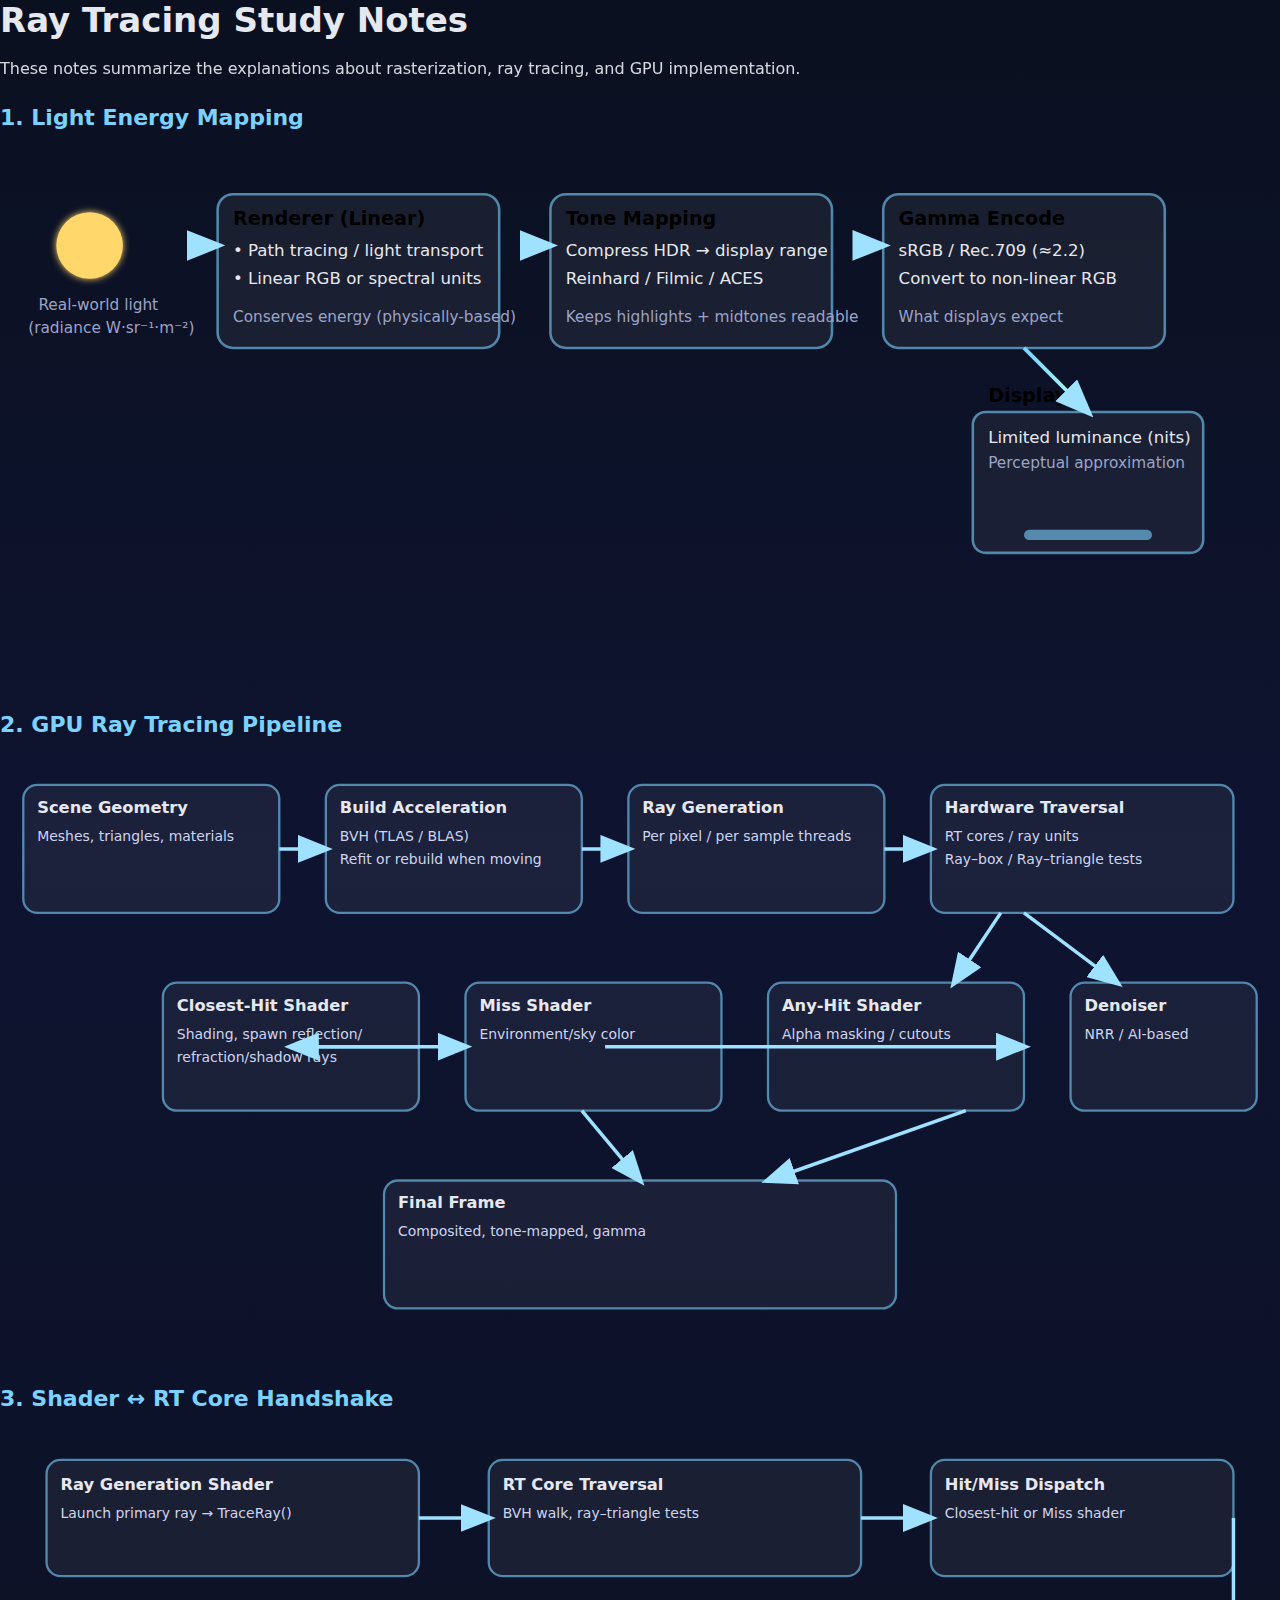
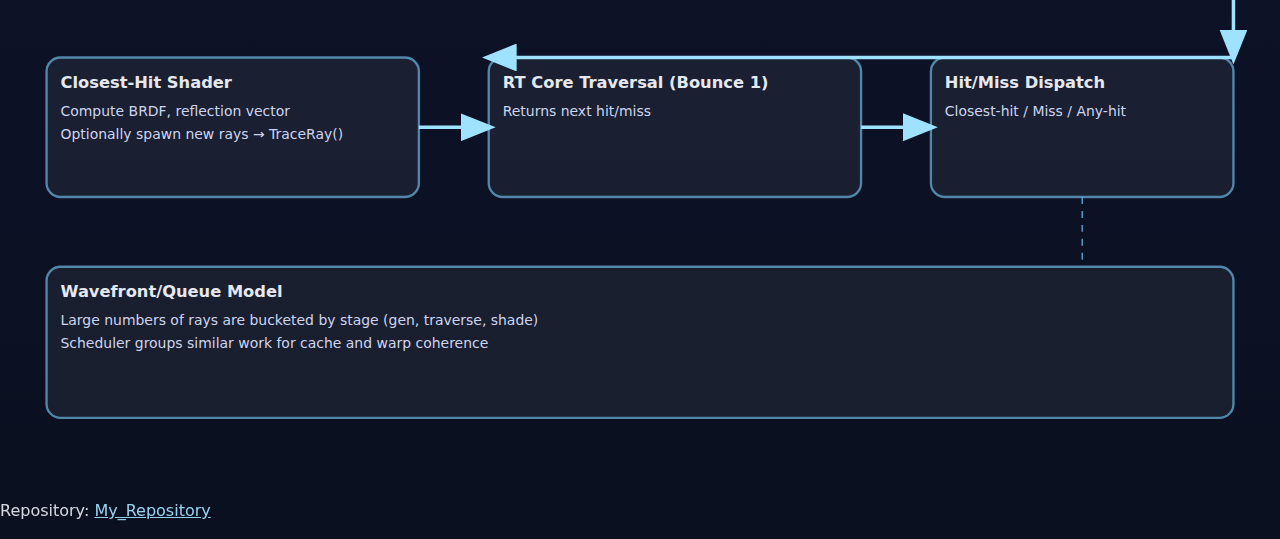
<file: index.html>
﻿<!DOCTYPE html>
<html lang="en">
<head>
    <meta charset="UTF-8">
    <title>Ray Tracing Notes</title>
    <link rel="stylesheet" href="styles.css">
</head>
<body>
    <h1>Ray Tracing Study Notes</h1>
    <p>These notes summarize the explanations about rasterization, ray tracing, and GPU implementation.</p>

    <h2>1. Light Energy Mapping</h2>
    <img src="diagrams/light-energy-mapping.svg" alt="Light Energy Mapping Diagram">

    <h2>2. GPU Ray Tracing Pipeline</h2>
    <img src="diagrams/rt-pipeline.svg" alt="Ray Tracing Pipeline Diagram">

    <h2>3. Shader ↔ RT Core Handshake</h2>
    <img src="diagrams/shader-rt-handshake.svg" alt="Shader and RT Core Diagram">

    <footer>
        <p>Repository: <a href="https://github.com/Franck13122/My_Repository">My_Repository</a></p>
    </footer>
</body>
</html>
</file>
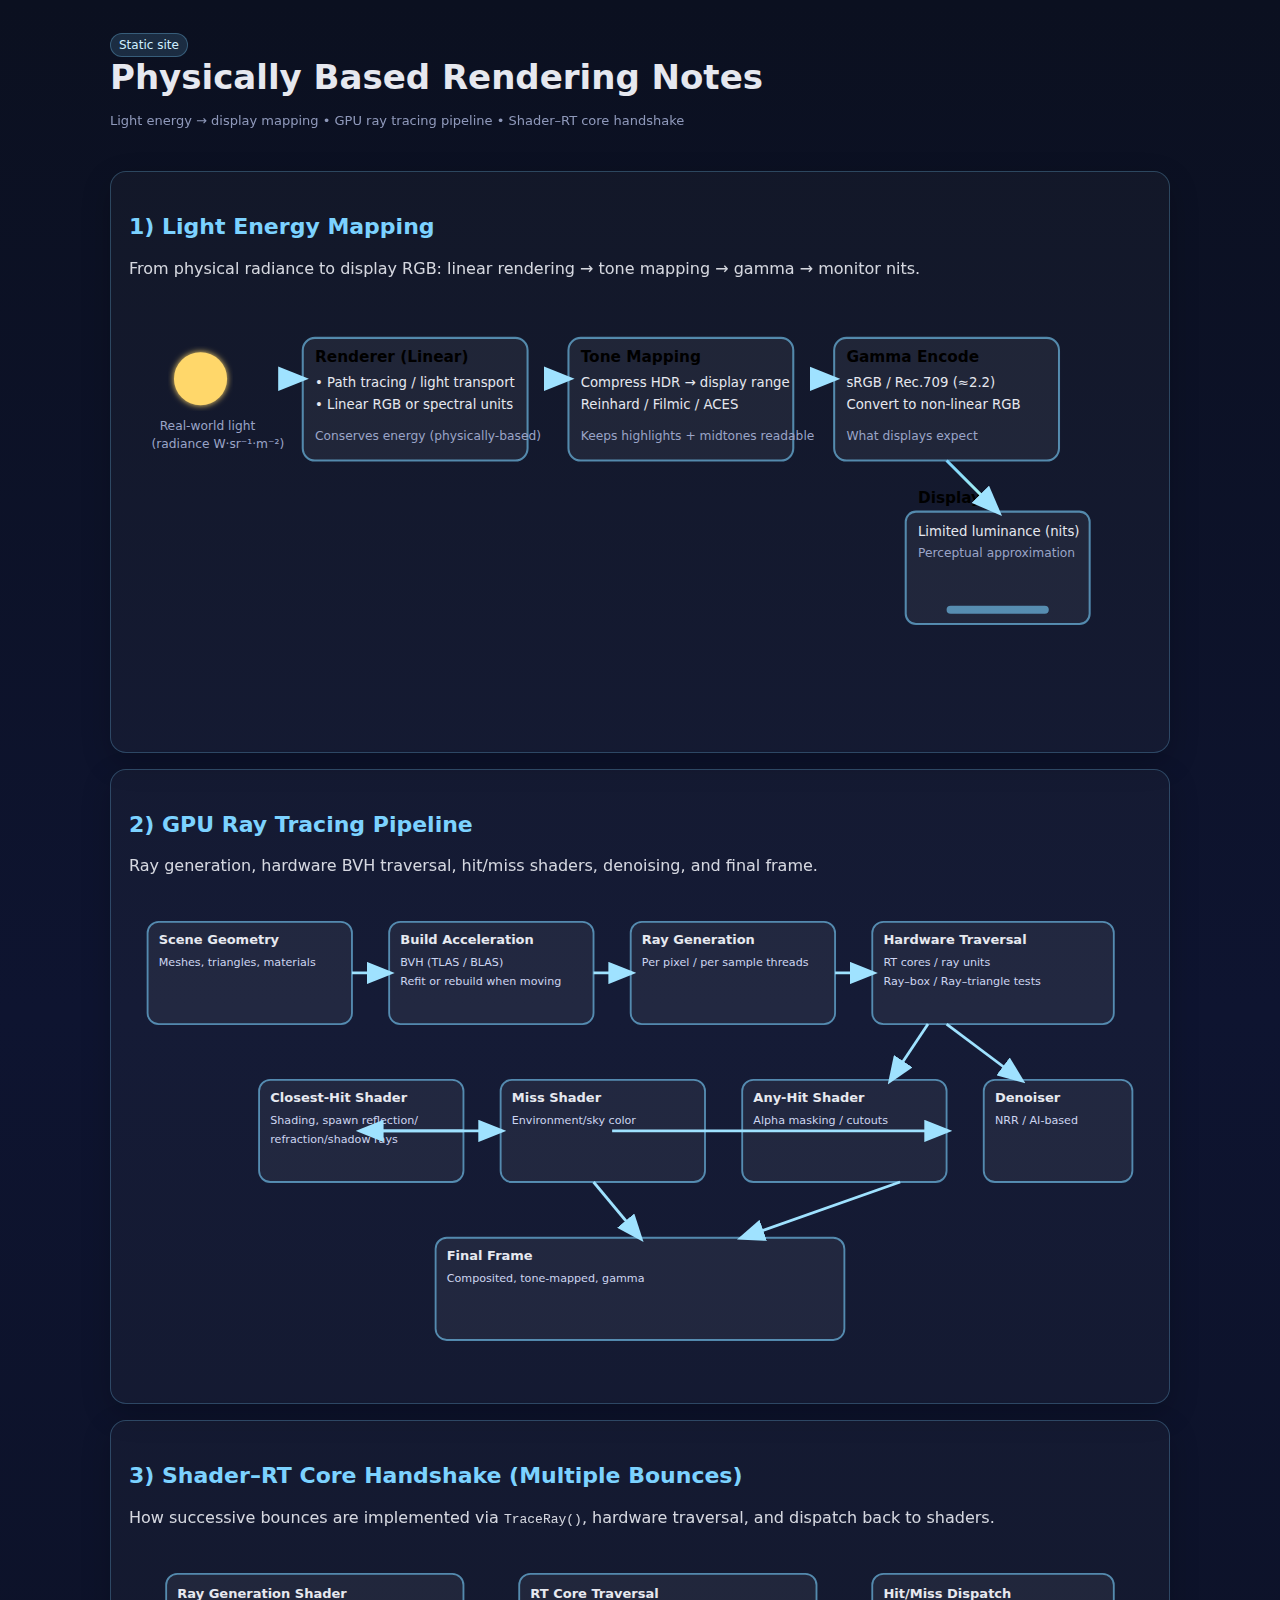
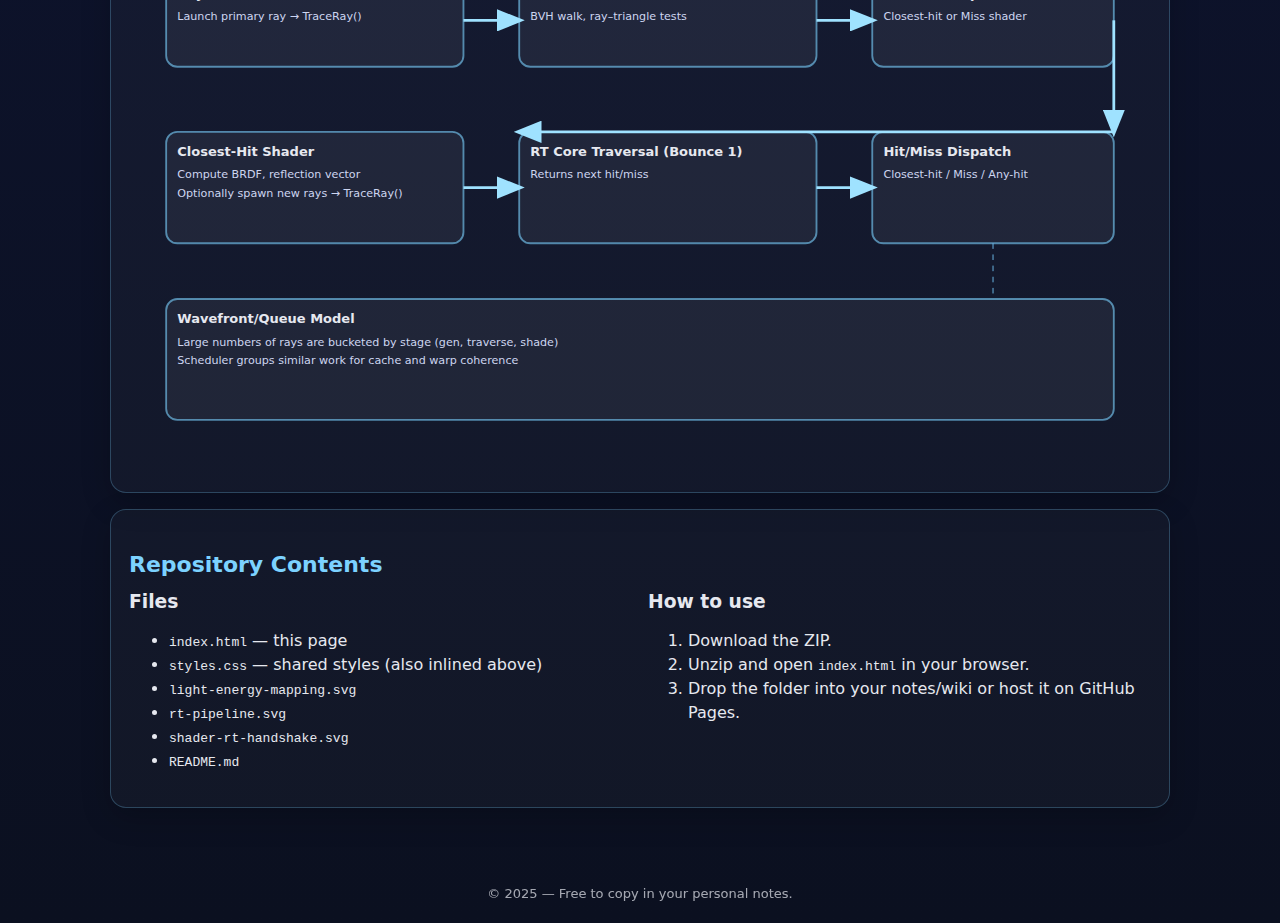
<file: diagrams/index.html>
<!doctype html>
<html lang="en">
<meta charset="utf-8">
<meta name="viewport" content="width=device-width, initial-scale=1">
<title>Physically Based Rendering Notes — Energy Mapping & GPU Ray Tracing</title>
<link rel="icon" href="data:,">
<style>
:root{--bg:#0b1020;--fg:#e6e8ef;--muted:#9aa4c7;--accent:#7cd2ff;}
*{box-sizing:border-box}
body{margin:0;font-family:ui-sans-serif,system-ui,-apple-system,Segoe UI,Roboto,Ubuntu;line-height:1.5;
     color:var(--fg);background:linear-gradient(180deg,#0b1020,#0e1430 40%,#0b1020);}
.header{padding:32px 20px 12px;max-width:1100px;margin:0 auto}
h1,h2,h3{line-height:1.2;margin:0 0 12px}
h1{font-size:34px}
h2{font-size:22px;color:var(--accent);margin-top:24px}
p{color:var(--fg);opacity:.92}
.container{max-width:1100px;margin:0 auto;padding:0 20px 40px}
.card{background:rgba(255,255,255,0.03);border:1px solid rgba(124,210,255,.25);
      border-radius:16px;padding:18px;margin:16px 0;box-shadow:0 10px 30px rgba(0,0,0,.2)}
.grid{display:grid;grid-template-columns:repeat(auto-fit,minmax(280px,1fr));gap:16px}
.code{font-family:ui-monospace,Consolas,monospace;background:rgba(255,255,255,0.06);padding:10px;border-radius:12px;overflow:auto}
.small{font-size:13px;color:var(--muted)}
a{color:#9fe2ff}
hr{border:0;border-top:1px solid rgba(124,210,255,.2);margin:24px 0}
.footer{opacity:.7;font-size:13px;padding:20px;text-align:center}
svg{max-width:100%;height:auto;display:block;margin:8px auto}
.badge{display:inline-block;background:rgba(124,210,255,.15);border:1px solid rgba(124,210,255,.3);color:#cfefff;padding:2px 8px;border-radius:999px;font-size:12px}
</style>
<body>
  <header class="header">
    <span class="badge">Static site</span>
    <h1>Physically Based Rendering Notes</h1>
    <p class="small">Light energy → display mapping • GPU ray tracing pipeline • Shader–RT core handshake</p>
  </header>
  <main class="container">
    <section class="card">
      <h2>1) Light Energy Mapping</h2>
      <p>From physical radiance to display RGB: linear rendering → tone mapping → gamma → monitor nits.</p>
      
<svg viewBox="0 0 1000 420" xmlns="http://www.w3.org/2000/svg" role="img" aria-label="Light energy mapping diagram">
  <defs>
    <filter id="glow"><feGaussianBlur stdDeviation="3" result="b"/><feMerge><feMergeNode in="b"/><feMergeNode in="SourceGraphic"/></feMerge></filter>
    <linearGradient id="grad" x1="0" x2="1">
      <stop offset="0%" stop-color="#7cd2ff"/><stop offset="100%" stop-color="#b7ffea"/>
    </linearGradient>
    <style><![CDATA[
      .box{fill:rgba(255,255,255,0.06);stroke:#7cd2ff;stroke-opacity:.6;stroke-width:2}
      .title{font: 700 15px ui-sans-serif,system-ui}
      .txt{font: 13px ui-sans-serif,system-ui; fill:#e6e8ef}
      .mut{fill:#9aa4c7;font: 12px ui-sans-serif,system-ui}
      .arrow{stroke:url(#grad);stroke-width:3;marker-end:url(#m) }
    ]]></style>
    <marker id="m" markerWidth="10" markerHeight="8" refX="8" refY="4" orient="auto">
      <path d="M0,0 L10,4 L0,8 Z" fill="#9fe2ff"/>
    </marker>
  </defs>

  <!-- Sun icon -->
  <circle cx="70" cy="80" r="26" fill="#ffd76b" filter="url(#glow)"/>
  <text x="30" y="130" class="mut">Real-world light</text>
  <text x="22" y="148" class="mut">(radiance W·sr⁻¹·m⁻²)</text>

  <!-- Boxes -->
  <g transform="translate(170,40)">
    <rect class="box" x="0" y="0" width="220" height="120" rx="12"/>
    <text class="title" x="12" y="24">Renderer (Linear)</text>
    <text class="txt" x="12" y="48">• Path tracing / light transport</text>
    <text class="txt" x="12" y="70">• Linear RGB or spectral units</text>
    <text class="mut" x="12" y="100">Conserves energy (physically-based)</text>
  </g>

  <g transform="translate(430,40)">
    <rect class="box" x="0" y="0" width="220" height="120" rx="12"/>
    <text class="title" x="12" y="24">Tone Mapping</text>
    <text class="txt" x="12" y="48">Compress HDR → display range</text>
    <text class="txt" x="12" y="70">Reinhard / Filmic / ACES</text>
    <text class="mut" x="12" y="100">Keeps highlights + midtones readable</text>
  </g>

  <g transform="translate(690,40)">
    <rect class="box" x="0" y="0" width="220" height="120" rx="12"/>
    <text class="title" x="12" y="24">Gamma Encode</text>
    <text class="txt" x="12" y="48">sRGB / Rec.709 (≈2.2)</text>
    <text class="txt" x="12" y="70">Convert to non-linear RGB</text>
    <text class="mut" x="12" y="100">What displays expect</text>
  </g>

  <!-- Monitor -->
  <g transform="translate(760,210)">
    <rect x="0" y="0" width="180" height="110" rx="10" fill="rgba(255,255,255,0.06)" stroke="#7cd2ff" stroke-opacity=".6" stroke-width="2"/>
    <rect x="40" y="92" width="100" height="8" rx="4" fill="#7cd2ff" opacity=".6"/>
    <text class="title" x="12" y="-8">Display</text>
    <text class="txt" x="12" y="24">Limited luminance (nits)</text>
    <text class="mut" x="12" y="44">Perceptual approximation</text>
  </g>

  <!-- Arrows -->
  <line x1="96" y1="80" x2="170" y2="80" class="arrow"/>
  <line x1="390" y1="80" x2="430" y2="80" class="arrow"/>
  <line x1="650" y1="80" x2="690" y2="80" class="arrow"/>
  <line x1="800" y1="160" x2="850" y2="210" class="arrow"/>
</svg>

    </section>

    <section class="card">
      <h2>2) GPU Ray Tracing Pipeline</h2>
      <p>Ray generation, hardware BVH traversal, hit/miss shaders, denoising, and final frame.</p>
      
<svg viewBox="0 0 1100 520" xmlns="http://www.w3.org/2000/svg" role="img" aria-label="GPU ray tracing pipeline">
  <defs>
    <marker id="arrow" markerWidth="10" markerHeight="8" refX="8" refY="4" orient="auto">
      <path d="M0,0 L10,4 L0,8 Z" fill="#9fe2ff"/>
    </marker>
    <style><![CDATA[
      .b{fill:rgba(255,255,255,0.06);stroke:#7cd2ff;stroke-opacity:.6;stroke-width:2}
      .t{font:700 14px ui-sans-serif,system-ui;fill:#e6e8ef}
      .s{font:12px ui-sans-serif,system-ui;fill:#cdd5f0}
      .a{stroke:#9fe2ff;stroke-width:3;marker-end:url(#arrow)}
    ]]></style>
  </defs>

  <g transform="translate(20,30)">
    <rect class="b" x="0" y="0" width="220" height="110" rx="12"/>
    <text class="t" x="12" y="24">Scene Geometry</text>
    <text class="s" x="12" y="48">Meshes, triangles, materials</text>
  </g>

  <g transform="translate(280,30)">
    <rect class="b" x="0" y="0" width="220" height="110" rx="12"/>
    <text class="t" x="12" y="24">Build Acceleration</text>
    <text class="s" x="12" y="48">BVH (TLAS / BLAS)</text>
    <text class="s" x="12" y="68">Refit or rebuild when moving</text>
  </g>

  <g transform="translate(540,30)">
    <rect class="b" x="0" y="0" width="220" height="110" rx="12"/>
    <text class="t" x="12" y="24">Ray Generation</text>
    <text class="s" x="12" y="48">Per pixel / per sample threads</text>
  </g>

  <g transform="translate(800,30)">
    <rect class="b" x="0" y="0" width="260" height="110" rx="12"/>
    <text class="t" x="12" y="24">Hardware Traversal</text>
    <text class="s" x="12" y="48">RT cores / ray units</text>
    <text class="s" x="12" y="68">Ray–box / Ray–triangle tests</text>
  </g>

  <g transform="translate(140,200)">
    <rect class="b" x="0" y="0" width="220" height="110" rx="12"/>
    <text class="t" x="12" y="24">Closest-Hit Shader</text>
    <text class="s" x="12" y="48">Shading, spawn reflection/</text>
    <text class="s" x="12" y="68">refraction/shadow rays</text>
  </g>

  <g transform="translate(400,200)">
    <rect class="b" x="0" y="0" width="220" height="110" rx="12"/>
    <text class="t" x="12" y="24">Miss Shader</text>
    <text class="s" x="12" y="48">Environment/sky color</text>
  </g>

  <g transform="translate(660,200)">
    <rect class="b" x="0" y="0" width="220" height="110" rx="12"/>
    <text class="t" x="12" y="24">Any-Hit Shader</text>
    <text class="s" x="12" y="48">Alpha masking / cutouts</text>
  </g>

  <g transform="translate(920,200)">
    <rect class="b" x="0" y="0" width="160" height="110" rx="12"/>
    <text class="t" x="12" y="24">Denoiser</text>
    <text class="s" x="12" y="48">NRR / AI-based</text>
  </g>

  <g transform="translate(330,370)">
    <rect class="b" x="0" y="0" width="440" height="110" rx="12"/>
    <text class="t" x="12" y="24">Final Frame</text>
    <text class="s" x="12" y="48">Composited, tone-mapped, gamma</text>
  </g>

  <!-- arrows -->
  <line class="a" x1="240" y1="85" x2="280" y2="85"/>
  <line class="a" x1="500" y1="85" x2="540" y2="85"/>
  <line class="a" x1="760" y1="85" x2="800" y2="85"/>
  <line class="a" x1="860" y1="140" x2="820" y2="200"/>
  <line class="a" x1="880" y1="140" x2="960" y2="200"/>

  <line class="a" x1="250" y1="255" x2="400" y2="255"/>
  <line class="a" x1="360" y1="255" x2="250" y2="255"/>
  <line class="a" x1="520" y1="255" x2="880" y2="255"/>
  <line class="a" x1="500" y1="310" x2="550" y2="370"/>
  <line class="a" x1="830" y1="310" x2="660" y2="370"/>
</svg>

    </section>

    <section class="card">
      <h2>3) Shader–RT Core Handshake (Multiple Bounces)</h2>
      <p>How successive bounces are implemented via <code>TraceRay()</code>, hardware traversal, and dispatch back to shaders.</p>
      
<svg viewBox="0 0 1100 560" xmlns="http://www.w3.org/2000/svg" role="img" aria-label="Shader and RT core handshake for multiple bounces">
  <defs>
    <marker id="arr" markerWidth="10" markerHeight="8" refX="8" refY="4" orient="auto">
      <path d="M0,0 L10,4 L0,8 Z" fill="#9fe2ff"/>
    </marker>
    <style><![CDATA[
      .b{fill:rgba(255,255,255,0.06);stroke:#7cd2ff;stroke-opacity:.6;stroke-width:2}
      .t{font:700 14px ui-sans-serif,system-ui;fill:#e6e8ef}
      .s{font:12px ui-sans-serif,system-ui;fill:#cdd5f0}
      .a{stroke:#9fe2ff;stroke-width:3;marker-end:url(#arr)}
      .thin{stroke:#6fbef0;stroke-dasharray:6 6}
    ]]></style>
  </defs>

  <g transform="translate(40,30)">
    <rect class="b" x="0" y="0" width="320" height="100" rx="12"/>
    <text class="t" x="12" y="26">Ray Generation Shader</text>
    <text class="s" x="12" y="50">Launch primary ray → TraceRay()</text>
  </g>

  <g transform="translate(420,30)">
    <rect class="b" x="0" y="0" width="320" height="100" rx="12"/>
    <text class="t" x="12" y="26">RT Core Traversal</text>
    <text class="s" x="12" y="50">BVH walk, ray–triangle tests</text>
  </g>

  <g transform="translate(800,30)">
    <rect class="b" x="0" y="0" width="260" height="100" rx="12"/>
    <text class="t" x="12" y="26">Hit/Miss Dispatch</text>
    <text class="s" x="12" y="50">Closest-hit or Miss shader</text>
  </g>

  <g transform="translate(40,200)">
    <rect class="b" x="0" y="0" width="320" height="120" rx="12"/>
    <text class="t" x="12" y="26">Closest-Hit Shader</text>
    <text class="s" x="12" y="50">Compute BRDF, reflection vector</text>
    <text class="s" x="12" y="70">Optionally spawn new rays → TraceRay()</text>
  </g>

  <g transform="translate(420,200)">
    <rect class="b" x="0" y="0" width="320" height="120" rx="12"/>
    <text class="t" x="12" y="26">RT Core Traversal (Bounce 1)</text>
    <text class="s" x="12" y="50">Returns next hit/miss</text>
  </g>

  <g transform="translate(800,200)">
    <rect class="b" x="0" y="0" width="260" height="120" rx="12"/>
    <text class="t" x="12" y="26">Hit/Miss Dispatch</text>
    <text class="s" x="12" y="50">Closest-hit / Miss / Any-hit</text>
  </g>

  <g transform="translate(40,380)">
    <rect class="b" x="0" y="0" width="1020" height="130" rx="12"/>
    <text class="t" x="12" y="26">Wavefront/Queue Model</text>
    <text class="s" x="12" y="50">Large numbers of rays are bucketed by stage (gen, traverse, shade)</text>
    <text class="s" x="12" y="70">Scheduler groups similar work for cache and warp coherence</text>
  </g>

  <!-- arrows -->
  <line class="a" x1="360" y1="80" x2="420" y2="80"/>
  <line class="a" x1="740" y1="80" x2="800" y2="80"/>
  <line class="a" x1="1060" y1="80" x2="1060" y2="200"/>
  <line class="a" x1="1060" y1="200" x2="420" y2="200"/>

  <line class="a" x1="360" y1="260" x2="420" y2="260"/>
  <line class="a" x1="740" y1="260" x2="800" y2="260"/>
  <line class="thin" x1="930" y1="320" x2="930" y2="380"/>
</svg>

    </section>

    <section class="card">
      <h2>Repository Contents</h2>
      <div class="grid">
        <div>
          <h3>Files</h3>
          <ul>
            <li><code>index.html</code> — this page</li>
            <li><code>styles.css</code> — shared styles (also inlined above)</li>
            <li><code>light-energy-mapping.svg</code></li>
            <li><code>rt-pipeline.svg</code></li>
            <li><code>shader-rt-handshake.svg</code></li>
            <li><code>README.md</code></li>
          </ul>
        </div>
        <div>
          <h3>How to use</h3>
          <ol>
            <li>Download the ZIP.</li>
            <li>Unzip and open <code>index.html</code> in your browser.</li>
            <li>Drop the folder into your notes/wiki or host it on GitHub Pages.</li>
          </ol>
        </div>
      </div>
    </section>
  </main>
  <footer class="footer">© 2025 — Free to copy in your personal notes.</footer>
</body>
</html>
</file>
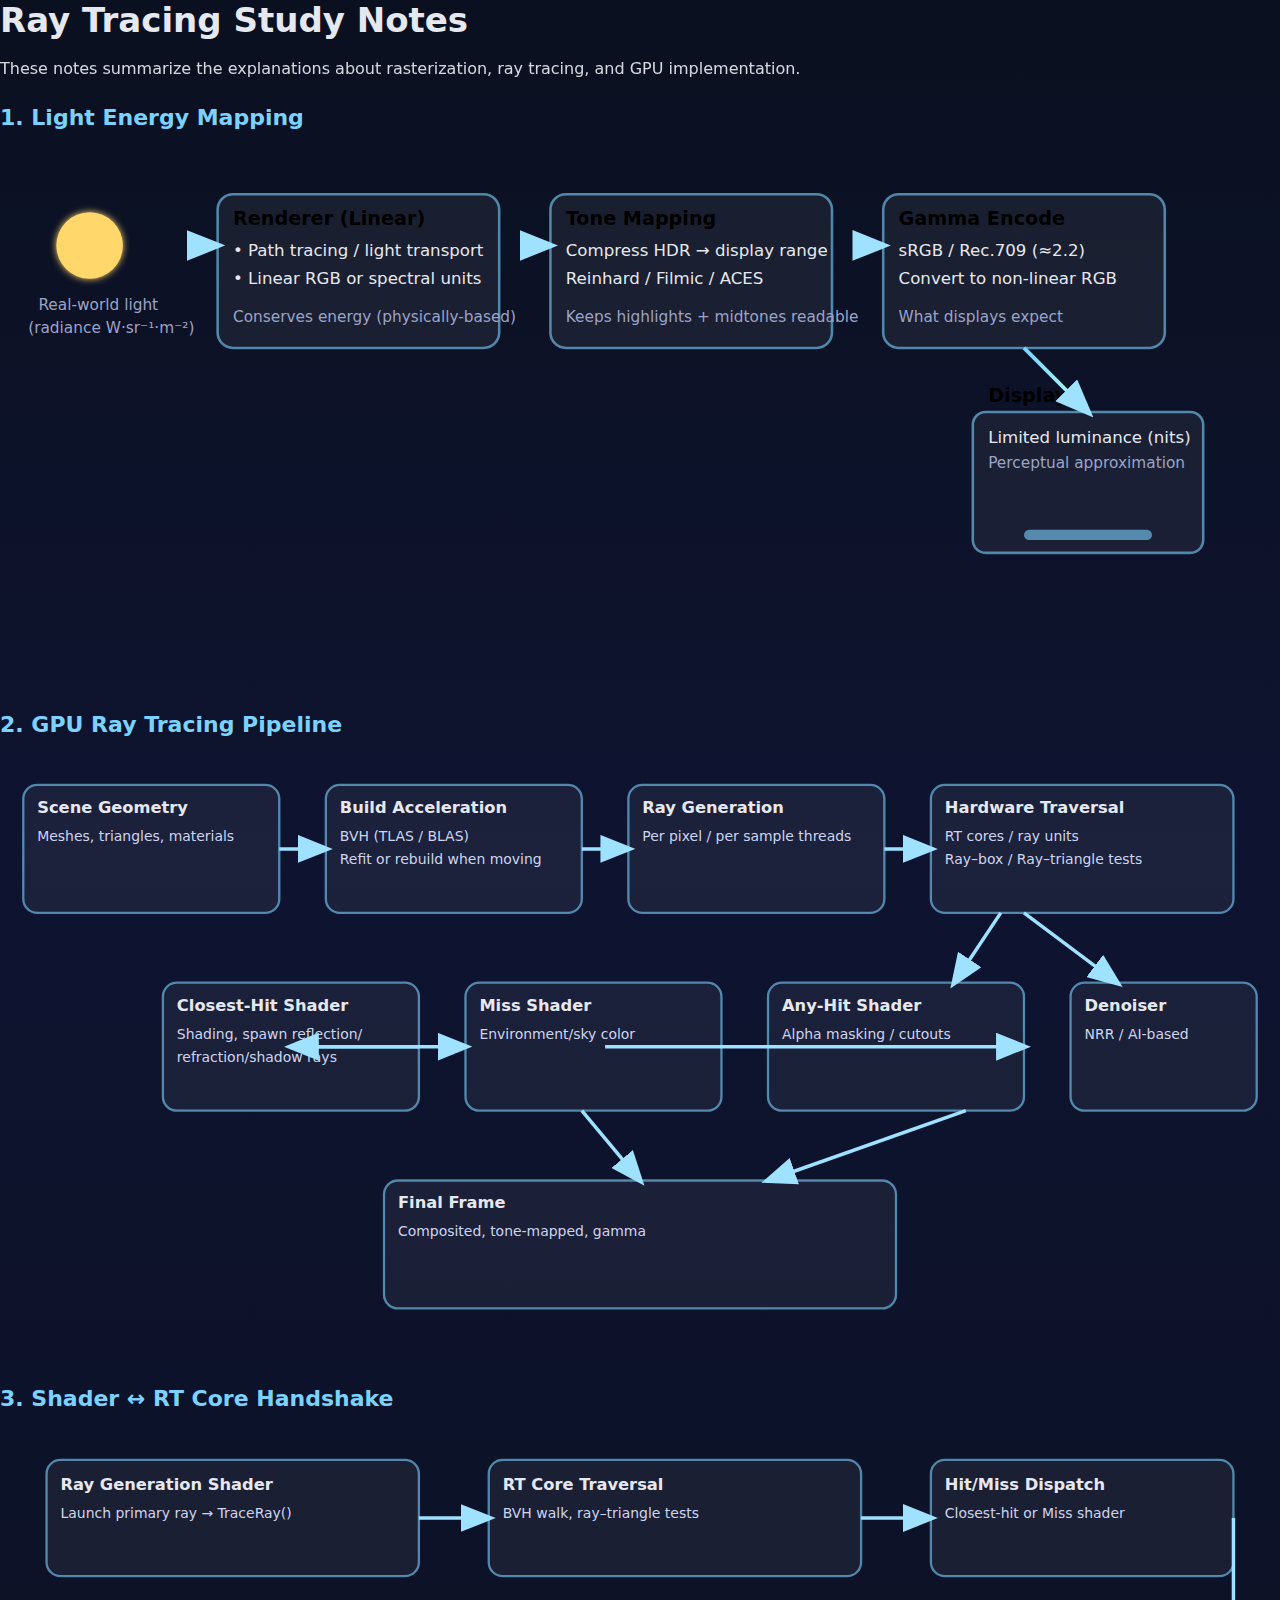
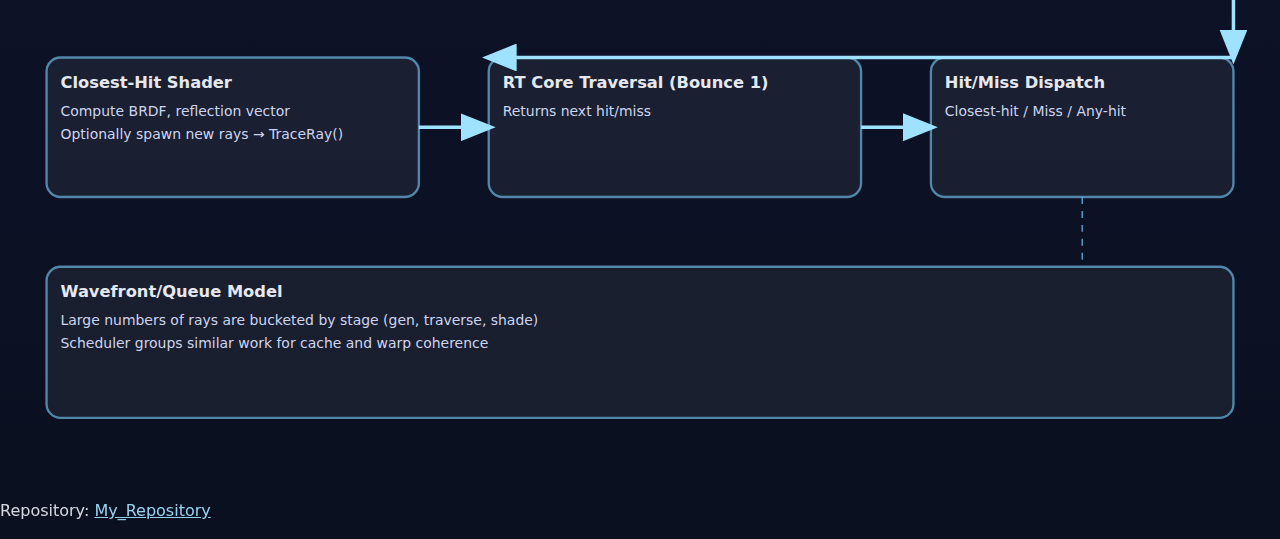
<file: index_V2.html>
﻿<!DOCTYPE html>
<html lang="en">
<head>
    <meta charset="UTF-8">
    <title>Ray Tracing Notes</title>
    <link rel="stylesheet" href="styles.css">
</head>
<body>
    <h1>Ray Tracing Study Notes</h1>
    <p>These notes summarize the explanations about rasterization, ray tracing, and GPU implementation.</p>

    <h2>1. Light Energy Mapping</h2>
    <img src="diagrams/light-energy-mapping.svg" alt="Light Energy Mapping Diagram">

    <h2>2. GPU Ray Tracing Pipeline</h2>
    <img src="diagrams/rt-pipeline.svg" alt="Ray Tracing Pipeline Diagram">

    <h2>3. Shader ↔ RT Core Handshake</h2>
    <img src="diagrams/shader-rt-handshake.svg" alt="Shader and RT Core Diagram">

    <footer>
        <p>Repository: <a href="https://github.com/Franck13122/My_Repository">My_Repository</a></p>
    </footer>
</body>
</html>
</file>
<file: styles.css>
:root{--bg:#0b1020;--fg:#e6e8ef;--muted:#9aa4c7;--accent:#7cd2ff;}
*{box-sizing:border-box}
body{margin:0;font-family:ui-sans-serif,system-ui,-apple-system,Segoe UI,Roboto,Ubuntu;line-height:1.5;
     color:var(--fg);background:linear-gradient(180deg,#0b1020,#0e1430 40%,#0b1020);}
.header{padding:32px 20px 12px;max-width:1100px;margin:0 auto}
h1,h2,h3{line-height:1.2;margin:0 0 12px}
h1{font-size:34px}
h2{font-size:22px;color:var(--accent);margin-top:24px}
p{color:var(--fg);opacity:.92}
.container{max-width:1100px;margin:0 auto;padding:0 20px 40px}
.card{background:rgba(255,255,255,0.03);border:1px solid rgba(124,210,255,.25);
      border-radius:16px;padding:18px;margin:16px 0;box-shadow:0 10px 30px rgba(0,0,0,.2)}
.grid{display:grid;grid-template-columns:repeat(auto-fit,minmax(280px,1fr));gap:16px}
.code{font-family:ui-monospace,Consolas,monospace;background:rgba(255,255,255,0.06);padding:10px;border-radius:12px;overflow:auto}
.small{font-size:13px;color:var(--muted)}
a{color:#9fe2ff}
hr{border:0;border-top:1px solid rgba(124,210,255,.2);margin:24px 0}
.footer{opacity:.7;font-size:13px;padding:20px;text-align:center}
svg{max-width:100%;height:auto;display:block;margin:8px auto}
.badge{display:inline-block;background:rgba(124,210,255,.15);border:1px solid rgba(124,210,255,.3);color:#cfefff;padding:2px 8px;border-radius:999px;font-size:12px}
</file>
